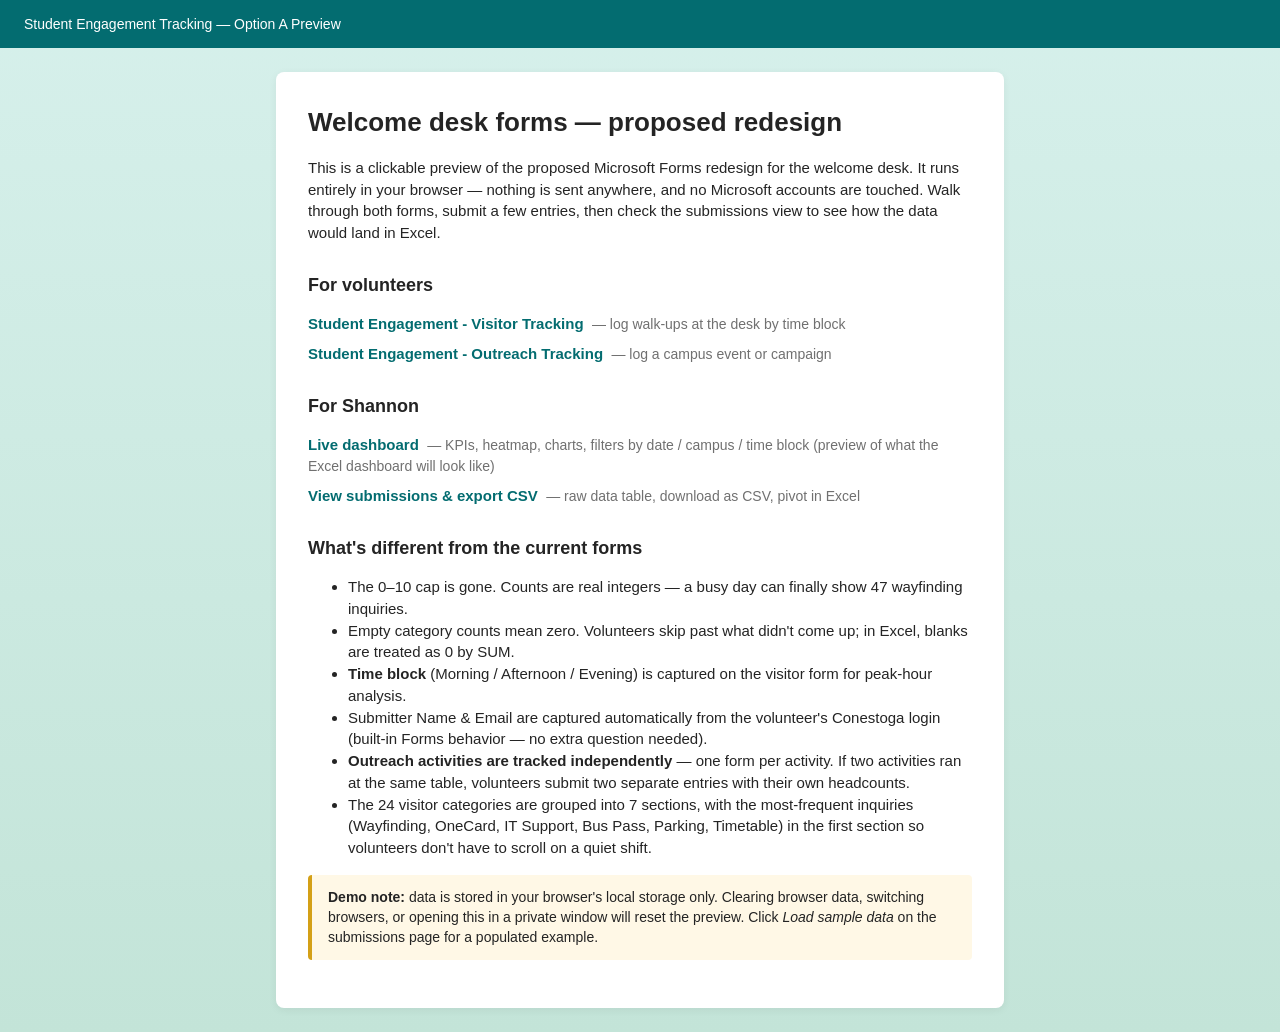
<file: index.html>
<!doctype html>
<html lang="en">
<head>
  <meta charset="utf-8">
  <meta name="viewport" content="width=device-width, initial-scale=1">
  <meta name="robots" content="noindex, nofollow">
  <meta http-equiv="refresh" content="0; url=prototype/">
  <link rel="canonical" href="prototype/">
  <title>Student Engagement Tracking</title>
</head>
<body>
  <p>Redirecting to <a href="prototype/">the demo</a>…</p>
</body>
</html>
</file>
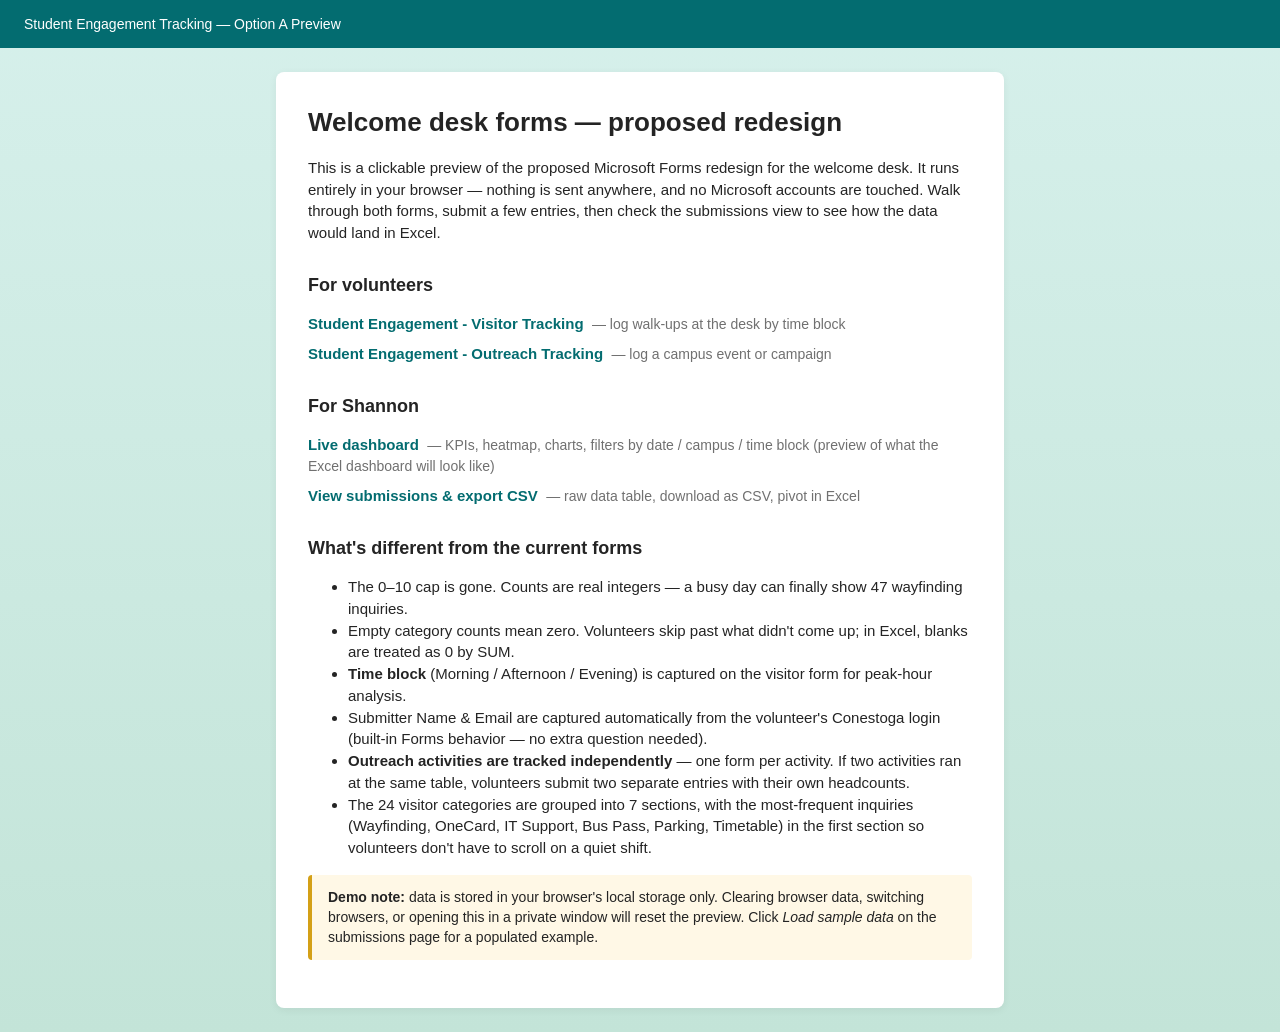
<file: prototype/index.html>
<!doctype html>
<html lang="en">
<head>
  <meta charset="utf-8">
  <meta name="viewport" content="width=device-width, initial-scale=1">
  <meta name="robots" content="noindex, nofollow">
  <title>Student Engagement Tracking — Option A Preview</title>
  <link rel="stylesheet" href="styles.css">
</head>
<body>
  <header class="banner">
    <span>Student Engagement Tracking — Option A Preview</span>
  </header>

  <main class="container">
    <div class="card">
      <h1>Welcome desk forms — proposed redesign</h1>
      <p class="intro">
        This is a clickable preview of the proposed Microsoft Forms redesign for
        the welcome desk. It runs entirely in your browser — nothing is sent
        anywhere, and no Microsoft accounts are touched. Walk through both forms,
        submit a few entries, then check the submissions view to see how the data
        would land in Excel.
      </p>

      <h2>For volunteers</h2>
      <ul class="nav">
        <li><a href="visitor.html">Student Engagement - Visitor Tracking</a> &nbsp;<span class="muted">— log walk-ups at the desk by time block</span></li>
        <li><a href="outreach.html">Student Engagement - Outreach Tracking</a> &nbsp;<span class="muted">— log a campus event or campaign</span></li>
      </ul>

      <h2>For Shannon</h2>
      <ul class="nav">
        <li><a href="dashboard.html"><strong>Live dashboard</strong></a> &nbsp;<span class="muted">— KPIs, heatmap, charts, filters by date / campus / time block (preview of what the Excel dashboard will look like)</span></li>
        <li><a href="submissions.html">View submissions &amp; export CSV</a> &nbsp;<span class="muted">— raw data table, download as CSV, pivot in Excel</span></li>
      </ul>

      <h2>What's different from the current forms</h2>
      <ul>
        <li>The 0–10 cap is gone. Counts are real integers — a busy day can finally show 47 wayfinding inquiries.</li>
        <li>Empty category counts mean zero. Volunteers skip past what didn't come up; in Excel, blanks are treated as 0 by SUM.</li>
        <li><strong>Time block</strong> (Morning / Afternoon / Evening) is captured on the visitor form for peak-hour analysis.</li>
        <li>Submitter Name &amp; Email are captured automatically from the volunteer's Conestoga login (built-in Forms behavior — no extra question needed).</li>
        <li><strong>Outreach activities are tracked independently</strong> — one form per activity. If two activities ran at the same table, volunteers submit two separate entries with their own headcounts.</li>
        <li>The 24 visitor categories are grouped into 7 sections, with the most-frequent inquiries (Wayfinding, OneCard, IT Support, Bus Pass, Parking, Timetable) in the first section so volunteers don't have to scroll on a quiet shift.</li>
      </ul>

      <div class="note-box">
        <strong>Demo note:</strong> data is stored in your browser's local storage only.
        Clearing browser data, switching browsers, or opening this in a private window
        will reset the preview. Click <em>Load sample data</em> on the submissions page
        for a populated example.
      </div>
    </div>
  </main>
</body>
</html>
</file>
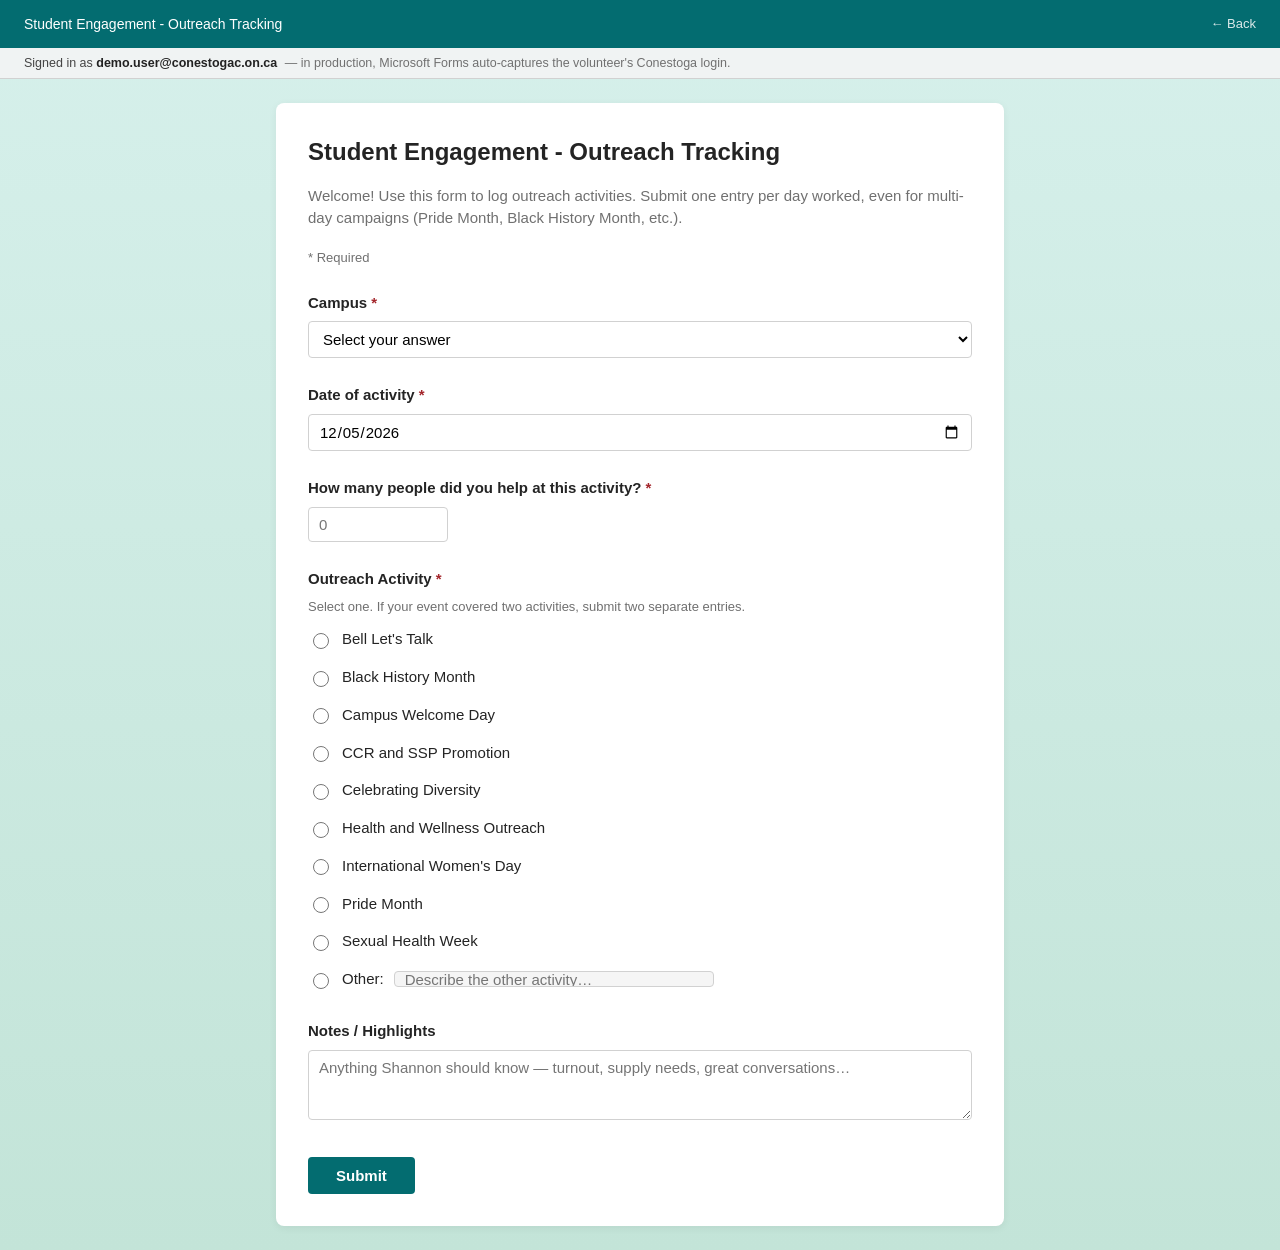
<file: prototype/outreach.html>
<!doctype html>
<html lang="en">
<head>
  <meta charset="utf-8">
  <meta name="viewport" content="width=device-width, initial-scale=1">
  <meta name="robots" content="noindex, nofollow">
  <title>Student Engagement - Outreach Tracking</title>
  <link rel="stylesheet" href="styles.css">
</head>
<body>
  <header class="banner">
    <span>Student Engagement - Outreach Tracking</span>
    <a href="index.html">&larr; Back</a>
  </header>
  <div class="signed-in">
    Signed in as <strong>demo.user@conestogac.on.ca</strong>
    <span class="signed-in-note">— in production, Microsoft Forms auto-captures the volunteer's Conestoga login.</span>
  </div>

  <main class="container">
    <div class="card">
      <div class="form-title">Student Engagement - Outreach Tracking</div>
      <p class="form-description">
        Welcome! Use this form to log outreach activities. Submit one entry per
        day worked, even for multi-day campaigns (Pride Month, Black History
        Month, etc.).
      </p>
      <p class="form-meta">* Required</p>

      <form id="outreach-form" novalidate></form>
    </div>
  </main>

  <script src="app.js"></script>
  <script>
    const form = document.getElementById('outreach-form');
    renderOutreachForm(form);
    form.addEventListener('submit', handleOutreachSubmit);
  </script>
</body>
</html>
</file>
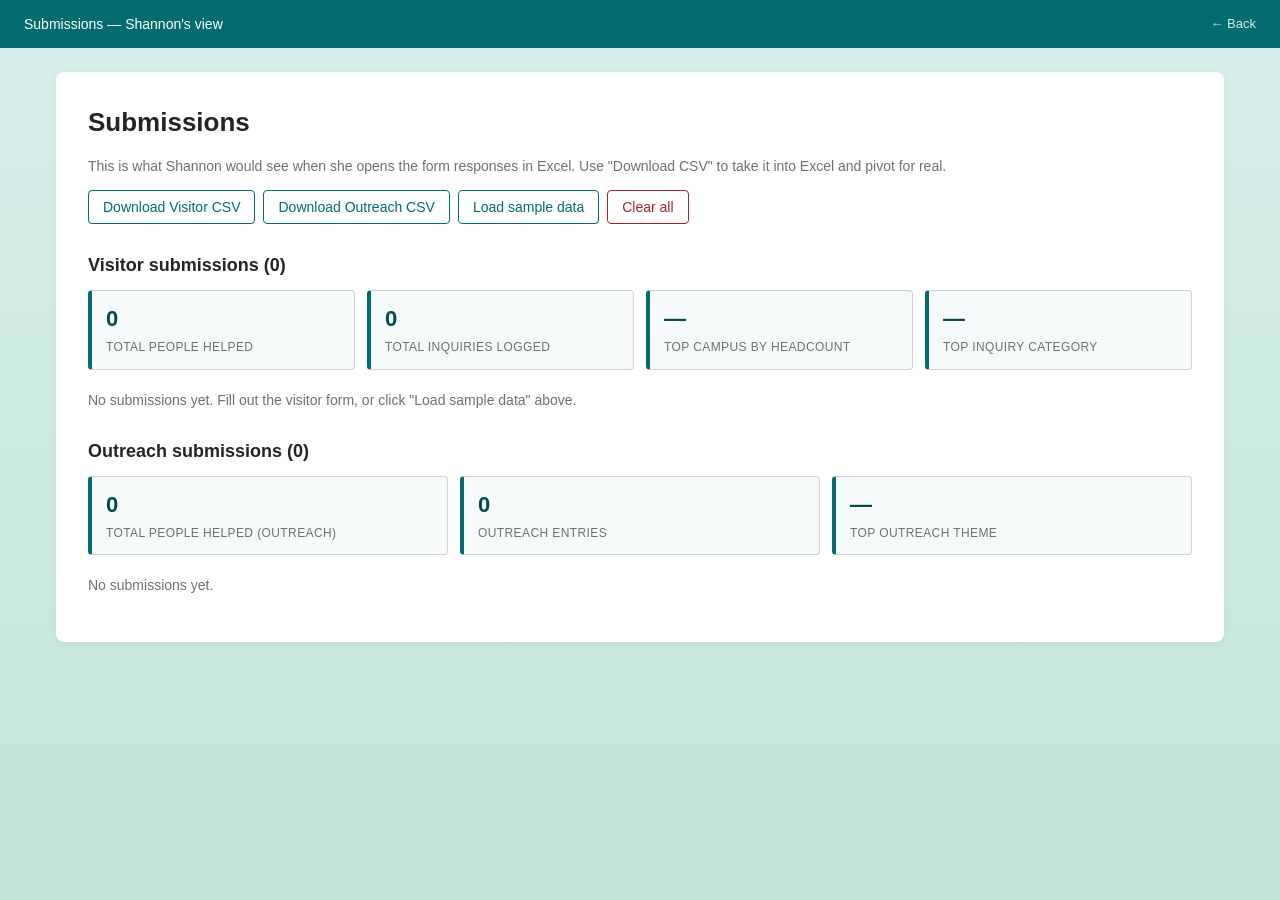
<file: prototype/submissions.html>
<!doctype html>
<html lang="en">
<head>
  <meta charset="utf-8">
  <meta name="viewport" content="width=device-width, initial-scale=1">
  <meta name="robots" content="noindex, nofollow">
  <title>Submissions — Option A Preview</title>
  <link rel="stylesheet" href="styles.css">
</head>
<body>
  <header class="banner">
    <span>Submissions — Shannon's view</span>
    <a href="index.html">&larr; Back</a>
  </header>

  <main class="container wide">
    <div class="card">
      <h1>Submissions</h1>
      <div id="submissions-root"></div>
    </div>
  </main>

  <script src="app.js"></script>
  <script>
    renderSubmissionsView(document.getElementById('submissions-root'));
  </script>
</body>
</html>
</file>
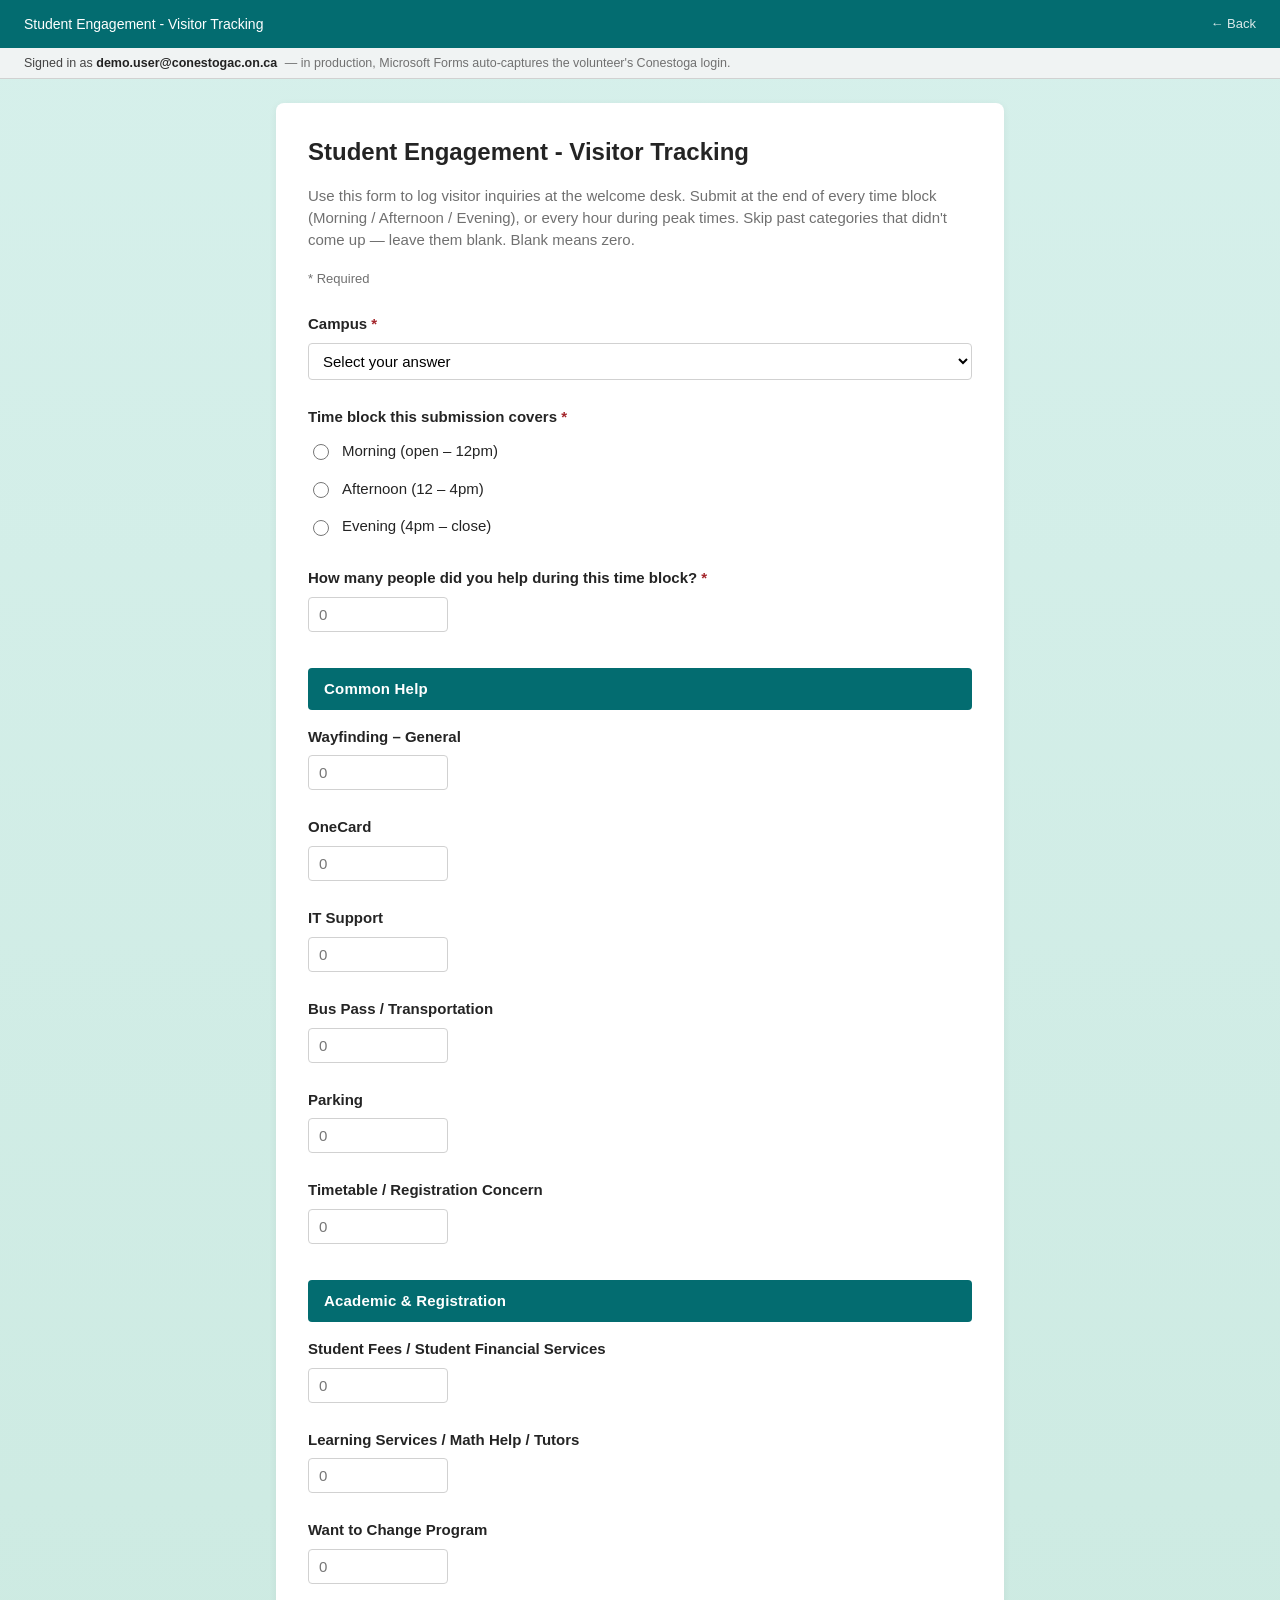
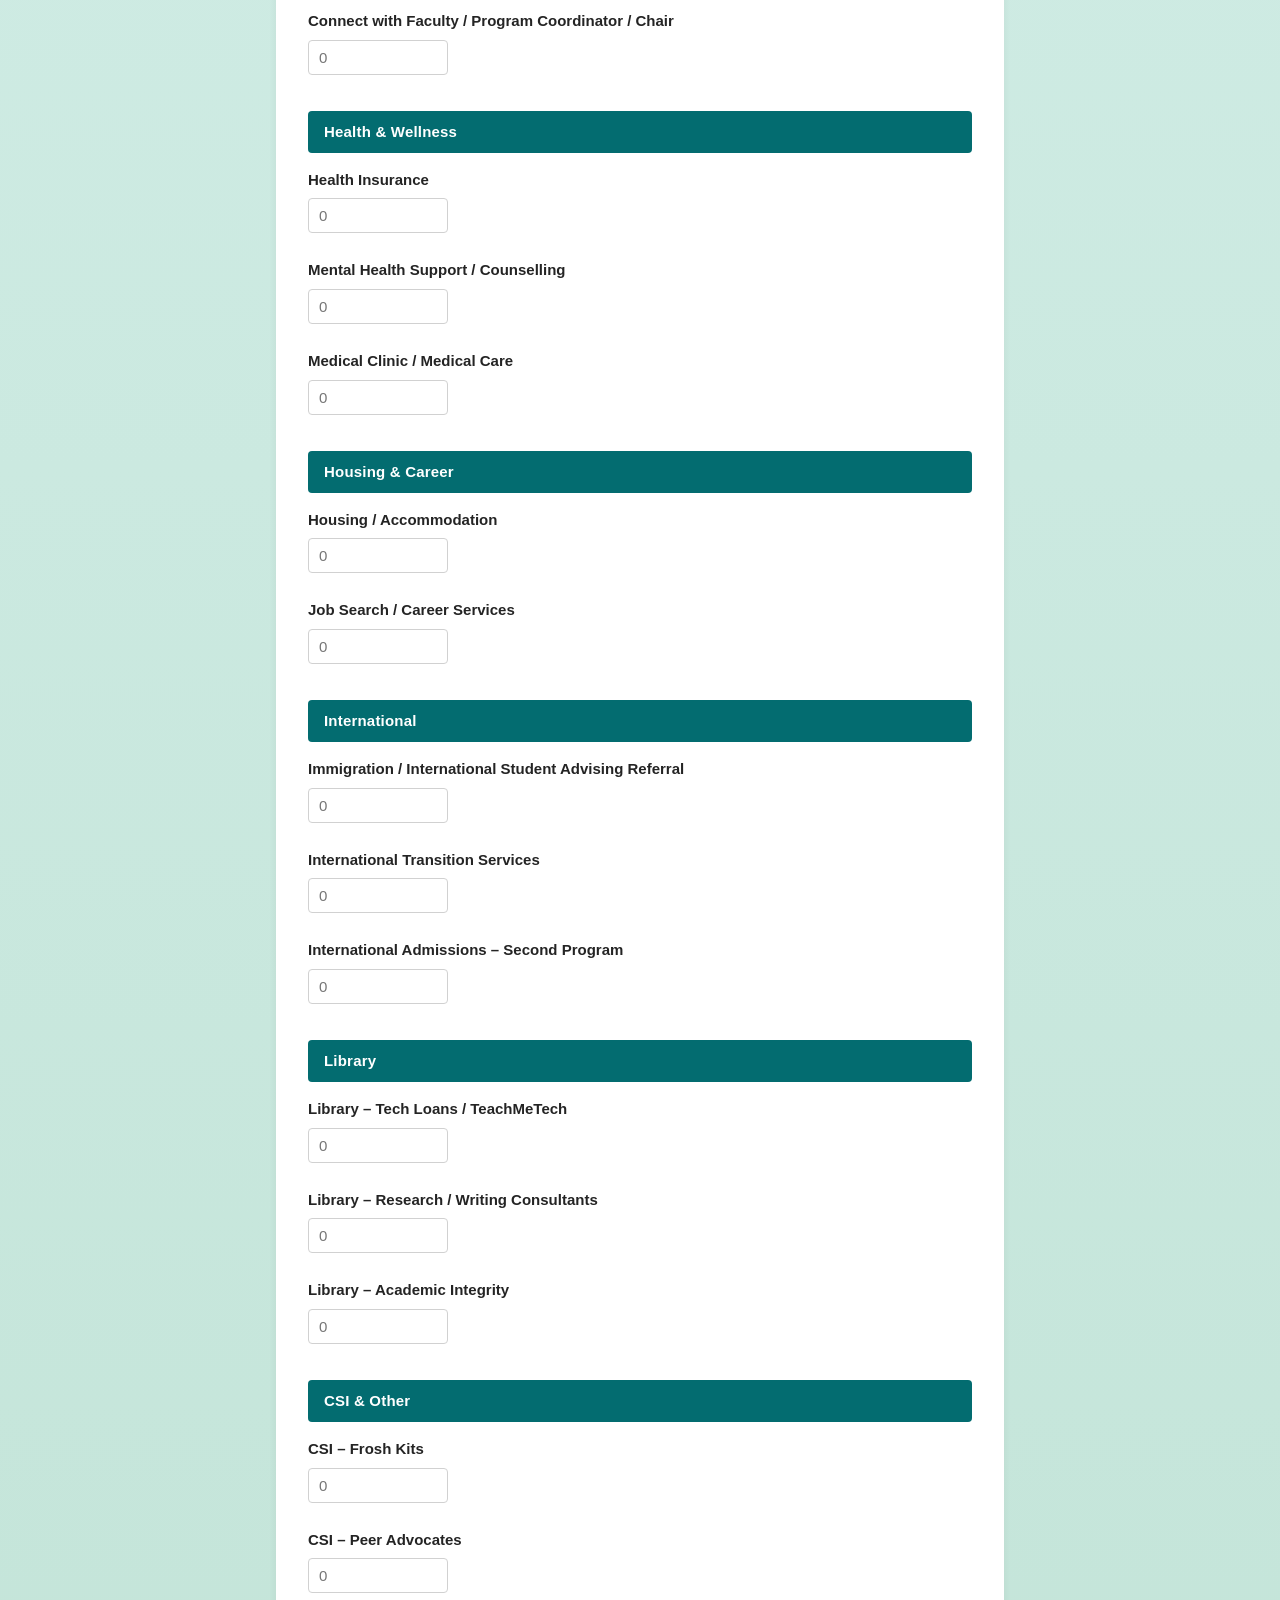
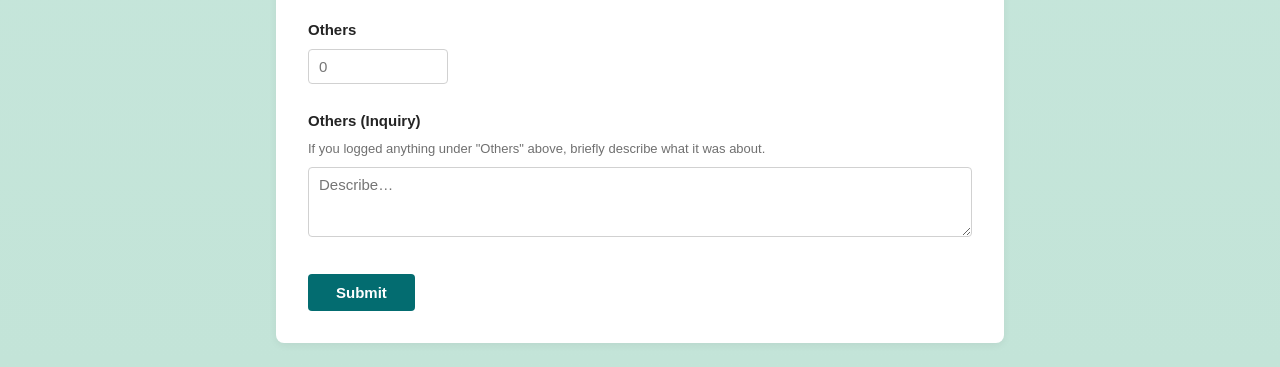
<file: prototype/visitor.html>
<!doctype html>
<html lang="en">
<head>
  <meta charset="utf-8">
  <meta name="viewport" content="width=device-width, initial-scale=1">
  <meta name="robots" content="noindex, nofollow">
  <title>Student Engagement - Visitor Tracking</title>
  <link rel="stylesheet" href="styles.css">
</head>
<body>
  <header class="banner">
    <span>Student Engagement - Visitor Tracking</span>
    <a href="index.html">&larr; Back</a>
  </header>
  <div class="signed-in">
    Signed in as <strong>demo.user@conestogac.on.ca</strong>
    <span class="signed-in-note">— in production, Microsoft Forms auto-captures the volunteer's Conestoga login.</span>
  </div>

  <main class="container">
    <div class="card">
      <div class="form-title">Student Engagement - Visitor Tracking</div>
      <p class="form-description">
        Use this form to log visitor inquiries at the welcome desk. Submit at the
        end of every time block (Morning / Afternoon / Evening), or every hour
        during peak times. Skip past categories that didn't come up — leave them
        blank. Blank means zero.
      </p>
      <p class="form-meta">* Required</p>

      <form id="visitor-form" novalidate></form>
    </div>
  </main>

  <script src="app.js"></script>
  <script>
    const form = document.getElementById('visitor-form');
    renderVisitorForm(form);
    form.addEventListener('submit', handleVisitorSubmit);
  </script>
</body>
</html>
</file>
<file: prototype/styles.css>
:root {
  --teal: #036c70;
  --teal-dark: #024c4f;
  --teal-light: #1ba1a5;
  --bg-1: #d6f0eb;
  --bg-2: #c3e4d8;
  --required: #a4262c;
  --text: #242424;
  --muted: #707070;
  --border: #d1d1d1;
  --border-strong: #909090;
  --card-shadow: 0 2px 8px rgba(0, 0, 0, 0.06);
  --flash-bg: #d4f1d4;
  --flash-border: #2e8b2e;
  --flash-text: #1a5d1a;
  --danger: #a4262c;
}

* { box-sizing: border-box; }

body {
  margin: 0;
  font-family: -apple-system, BlinkMacSystemFont, "Segoe UI", Roboto, "Helvetica Neue", Arial, sans-serif;
  color: var(--text);
  background: linear-gradient(180deg, var(--bg-1), var(--bg-2));
  min-height: 100vh;
  font-size: 15px;
  line-height: 1.45;
}

.banner {
  background: var(--teal);
  color: white;
  padding: 14px 24px;
  font-size: 14px;
  display: flex;
  align-items: center;
  justify-content: space-between;
}

.banner a {
  color: white;
  text-decoration: none;
  opacity: 0.85;
  font-size: 13px;
}

.banner a:hover { opacity: 1; text-decoration: underline; }

.signed-in {
  background: #f0f3f3;
  color: #444;
  padding: 6px 24px;
  font-size: 12.5px;
  border-bottom: 1px solid var(--border);
}
.signed-in strong { color: #222; font-weight: 600; }
.signed-in-note { color: var(--muted); margin-left: 4px; }

.container {
  max-width: 760px;
  margin: 24px auto;
  padding: 0 16px;
}

.container.wide { max-width: 1200px; }

.card {
  background: white;
  border-radius: 8px;
  box-shadow: var(--card-shadow);
  padding: 32px;
  margin-bottom: 24px;
}

h1 {
  font-size: 26px;
  margin: 0 0 12px;
  font-weight: 600;
}

h2 {
  font-size: 18px;
  margin: 28px 0 12px;
  font-weight: 600;
}

.muted { color: var(--muted); font-size: 14px; }
.help  { color: var(--muted); font-size: 13px; margin: 4px 0 8px; }

.required { color: var(--required); }

.intro {
  color: var(--text);
  margin-bottom: 20px;
}

ul.nav {
  list-style: none;
  padding: 0;
}
ul.nav li {
  margin: 8px 0;
}
ul.nav a {
  display: inline-block;
  color: var(--teal);
  text-decoration: none;
  font-weight: 600;
}
ul.nav a:hover { text-decoration: underline; }

/* ===== Forms ===== */

.form-title {
  font-size: 24px;
  font-weight: 600;
  margin-bottom: 8px;
}
.form-description {
  color: var(--muted);
  margin-bottom: 20px;
}
.form-meta {
  font-size: 13px;
  color: var(--muted);
  margin-bottom: 24px;
}

.question {
  margin-bottom: 26px;
}

.q-label {
  display: block;
  font-weight: 600;
  margin-bottom: 8px;
  font-size: 15px;
}

.question input[type="text"],
.question input[type="number"],
.question input[type="date"],
.question select,
.question textarea {
  width: 100%;
  padding: 8px 10px;
  border: 1px solid var(--border);
  border-radius: 4px;
  font-size: 15px;
  font-family: inherit;
  background: white;
}

.question input[type="number"] {
  max-width: 140px;
}

.question input:focus,
.question select:focus,
.question textarea:focus {
  outline: 2px solid var(--teal);
  outline-offset: -1px;
  border-color: var(--teal);
}

.question textarea {
  resize: vertical;
  min-height: 70px;
}

.section-header {
  background: var(--teal);
  color: white;
  padding: 10px 16px;
  border-radius: 4px;
  margin: 36px 0 16px;
  font-size: 15px;
  font-weight: 600;
  letter-spacing: 0.2px;
}

.checkbox-list label,
.radio-list label {
  display: flex;
  align-items: center;
  gap: 10px;
  font-weight: normal;
  margin-bottom: 8px;
  cursor: pointer;
  padding: 4px 0;
}

.checkbox-list input,
.radio-list input {
  width: 16px;
  height: 16px;
  cursor: pointer;
  flex-shrink: 0;
}

.other-row {
  display: flex;
  align-items: center;
  gap: 10px;
  margin-top: 4px;
}
.other-row label {
  margin-bottom: 0;
}
.other-row input.inline-text {
  flex: 1;
  max-width: 320px;
  padding: 6px 10px;
  border: 1px solid var(--border);
  border-radius: 4px;
}
.other-row input.inline-text:disabled {
  background: #f5f5f5;
  color: var(--muted);
}

.actions {
  margin-top: 32px;
}

button.submit {
  background: var(--teal);
  color: white;
  border: 0;
  padding: 10px 28px;
  border-radius: 4px;
  font-size: 15px;
  font-weight: 600;
  cursor: pointer;
}
button.submit:hover { background: var(--teal-dark); }

button.submit:focus {
  outline: 2px solid var(--teal-dark);
  outline-offset: 2px;
}

/* ===== Submissions view ===== */

.flash {
  background: var(--flash-bg);
  color: var(--flash-text);
  border-left: 4px solid var(--flash-border);
  padding: 12px 16px;
  margin-bottom: 16px;
  border-radius: 4px;
}

.toolbar {
  display: flex;
  gap: 8px;
  margin-bottom: 20px;
  flex-wrap: wrap;
}

button.toolbar-btn {
  background: white;
  color: var(--teal);
  border: 1px solid var(--teal);
  padding: 8px 14px;
  border-radius: 4px;
  font-size: 14px;
  cursor: pointer;
  font-family: inherit;
}
button.toolbar-btn:hover {
  background: var(--teal);
  color: white;
}
button.toolbar-btn.danger {
  color: var(--danger);
  border-color: var(--danger);
}
button.toolbar-btn.danger:hover {
  background: var(--danger);
  color: white;
}

.summary {
  display: grid;
  grid-template-columns: repeat(auto-fit, minmax(200px, 1fr));
  gap: 12px;
  margin: 12px 0 20px;
}
.summary-card {
  background: #f7fafa;
  border: 1px solid var(--border);
  border-left: 4px solid var(--teal);
  border-radius: 4px;
  padding: 12px 14px;
}
.summary-value {
  font-size: 22px;
  font-weight: 700;
  color: var(--teal-dark);
}
.summary-label {
  font-size: 12px;
  color: var(--muted);
  margin-top: 4px;
  text-transform: uppercase;
  letter-spacing: 0.4px;
}

.table-wrap {
  overflow-x: auto;
  border: 1px solid var(--border);
  border-radius: 4px;
  background: white;
}

table {
  width: 100%;
  border-collapse: collapse;
  font-size: 12.5px;
  white-space: nowrap;
}
th, td {
  border-bottom: 1px solid var(--border);
  border-right: 1px solid var(--border);
  padding: 6px 10px;
  text-align: left;
  vertical-align: top;
}
th:last-child, td:last-child { border-right: 0; }
tr:last-child td { border-bottom: 0; }
th {
  background: #f5f5f5;
  font-weight: 600;
  position: sticky;
  top: 0;
}
td.num { text-align: right; font-variant-numeric: tabular-nums; }
td.empty { color: var(--muted); }

.note-box {
  background: #fff8e6;
  border-left: 4px solid #d4a017;
  padding: 12px 16px;
  border-radius: 4px;
  margin: 16px 0;
  font-size: 14px;
}

/* ===== Dashboard ===== */

.filter-bar {
  display: flex;
  gap: 24px;
  flex-wrap: wrap;
  padding: 16px;
  background: #f7fafa;
  border: 1px solid var(--border);
  border-radius: 6px;
  margin: 12px 0 24px;
  align-items: flex-start;
}
.filter {
  display: flex;
  flex-direction: column;
  gap: 6px;
}
.filter-label {
  font-size: 11px;
  text-transform: uppercase;
  letter-spacing: 0.4px;
  color: var(--muted);
  font-weight: 600;
}
.filter select {
  padding: 6px 10px;
  border: 1px solid var(--border);
  border-radius: 4px;
  font-size: 14px;
  background: white;
  font-family: inherit;
  min-width: 160px;
}
.chip-group {
  display: flex;
  gap: 6px;
  flex-wrap: wrap;
}
button.chip {
  padding: 6px 12px;
  border: 1px solid var(--border);
  background: white;
  color: var(--muted);
  border-radius: 14px;
  font-size: 13px;
  cursor: pointer;
  font-family: inherit;
  transition: all 0.1s;
}
button.chip:hover { border-color: var(--teal); }
button.chip.active {
  background: var(--teal);
  color: white;
  border-color: var(--teal);
}

.kpi-grid {
  display: grid;
  grid-template-columns: repeat(auto-fit, minmax(170px, 1fr));
  gap: 12px;
  margin: 8px 0 24px;
}
.kpi-tile {
  background: white;
  border: 1px solid var(--border);
  border-top: 3px solid var(--teal);
  border-radius: 6px;
  padding: 16px 18px;
  box-shadow: var(--card-shadow);
}
.kpi-value {
  font-size: 30px;
  font-weight: 700;
  color: var(--teal-dark);
  line-height: 1.1;
  font-variant-numeric: tabular-nums;
}
.kpi-sub {
  font-size: 13px;
  color: var(--muted);
  margin-top: 2px;
}
.kpi-label {
  font-size: 11px;
  text-transform: uppercase;
  letter-spacing: 0.4px;
  color: var(--muted);
  font-weight: 600;
  margin-top: 10px;
}

.dash-row {
  display: grid;
  grid-template-columns: 1fr 1fr;
  gap: 16px;
  margin-bottom: 16px;
}
@media (max-width: 880px) {
  .dash-row { grid-template-columns: 1fr; }
}
.dash-tile {
  background: white;
  border: 1px solid var(--border);
  border-radius: 6px;
  padding: 16px 18px;
  box-shadow: var(--card-shadow);
  min-height: 200px;
}
.dash-tile-title {
  font-size: 14px;
  font-weight: 600;
  margin-bottom: 4px;
  color: var(--text);
}
.dash-tile-sub {
  font-size: 12px;
  color: var(--muted);
  margin-bottom: 14px;
}
.chart-wrap { position: relative; height: 280px; }

.heatmap {
  display: grid;
  gap: 4px;
  font-size: 13px;
  grid-template-columns: 110px repeat(3, 1fr);
}
.heatmap-corner,
.heatmap-row-label,
.heatmap-col-label {
  padding: 8px 6px;
  font-weight: 600;
  color: #555;
  font-size: 12px;
}
.heatmap-col-label { text-align: center; text-transform: uppercase; letter-spacing: 0.4px; }
.heatmap-row-label { display: flex; align-items: center; }
.heatmap-cell {
  padding: 14px 8px;
  text-align: center;
  font-weight: 700;
  border-radius: 4px;
  font-variant-numeric: tabular-nums;
}
.heatmap-cell.empty { background: #f3f3f3; color: #ccc; font-weight: 400; }
.heatmap-cell.q1 { background: #d6efeb; color: var(--teal-dark); }
.heatmap-cell.q2 { background: #95d6cd; color: var(--teal-dark); }
.heatmap-cell.q3 { background: #4ab2a8; color: white; }
.heatmap-cell.q4 { background: var(--teal); color: white; }

.dash-empty {
  text-align: center;
  padding: 40px 20px;
  color: var(--muted);
  font-size: 14px;
}

.recent-list {
  display: flex;
  flex-direction: column;
  gap: 8px;
}
.recent-item {
  display: grid;
  grid-template-columns: 110px 1fr auto;
  gap: 12px;
  padding: 10px 12px;
  background: #f7fafa;
  border-left: 3px solid var(--teal);
  border-radius: 4px;
  font-size: 13.5px;
  align-items: center;
}
.recent-date { color: var(--muted); font-size: 12.5px; font-variant-numeric: tabular-nums; }
.recent-helped { color: var(--teal-dark); font-weight: 700; font-variant-numeric: tabular-nums; }
.recent-themes { font-size: 12px; color: var(--muted); margin-top: 2px; }
.recent-body { display: flex; flex-direction: column; gap: 2px; }
.recent-body-main { font-weight: 600; }
</file>
